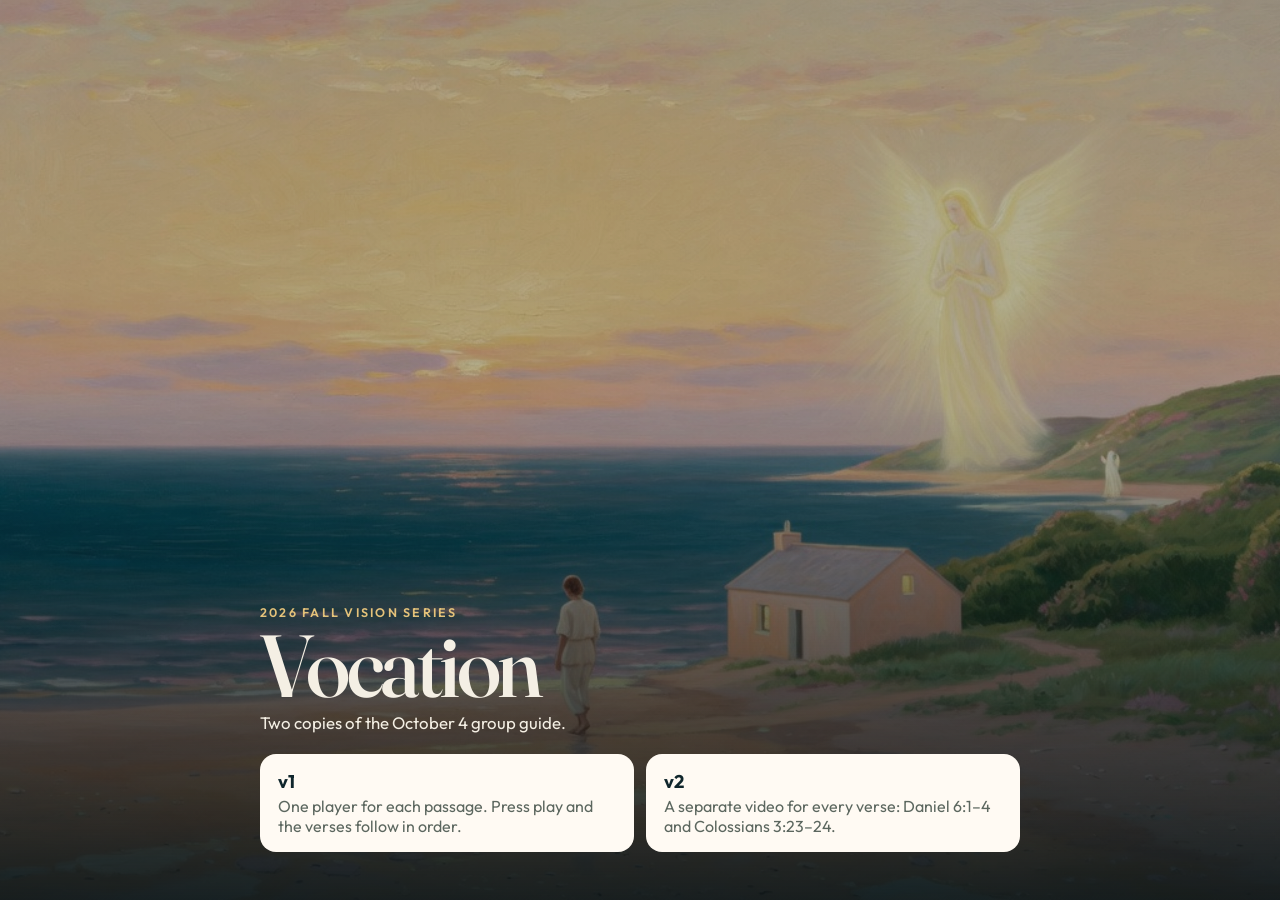
<file: index.html>
<!DOCTYPE html>
<html lang="en">
<head>
  <meta charset="utf-8">
  <meta name="viewport" content="width=device-width, initial-scale=1">
  <title>Vocation · Choose a version</title>
  <link rel="icon" href="data:image/svg+xml,%3Csvg xmlns='http://www.w3.org/2000/svg' viewBox='0 0 32 32'%3E%3Crect width='32' height='32' rx='6' fill='%2312343c'/%3E%3Cpath d='M8 15.5 16 8l8 7.5V24H8Z' fill='none' stroke='%23e4c27a' stroke-width='1.6'/%3E%3C/svg%3E">
  <link rel="preconnect" href="https://fonts.googleapis.com">
  <link rel="preconnect" href="https://fonts.gstatic.com" crossorigin>
  <link href="https://fonts.googleapis.com/css2?family=Fraunces:opsz,wght@9..144,520&family=Outfit:wght@400;600&display=swap" rel="stylesheet">
  <style>
    * { box-sizing: border-box; }
    body {
      margin: 0;
      min-height: 100vh;
      display: grid;
      align-items: end;
      color: #f4efe4;
      font-family: Outfit, "Segoe UI", sans-serif;
      background: #0c2228 url("media/hero.jpg") center 40% / cover no-repeat;
    }
    body::before {
      content: "";
      position: fixed;
      inset: 0;
      background: linear-gradient(to top, rgba(8, 20, 24, 0.92), rgba(8, 20, 24, 0.28) 55%);
    }
    main {
      position: relative;
      width: min(760px, calc(100% - 2rem));
      margin: 0 auto 3rem;
    }
    p { margin: 0; letter-spacing: 0.18em; text-transform: uppercase; font-size: 0.78rem; color: #e4c27a; font-weight: 600; }
    h1 {
      margin: 0.4rem 0 0.4rem;
      font-family: Fraunces, Georgia, serif;
      font-weight: 520;
      font-size: clamp(3.4rem, 8vw, 5.5rem);
      letter-spacing: -0.04em;
      line-height: 0.9;
    }
    .note { letter-spacing: 0; text-transform: none; font-size: 1.05rem; font-weight: 400; color: #f4efe4; margin: 0 0 1.3rem; }
    .choices { display: grid; gap: 0.8rem; }
    a {
      display: block;
      text-decoration: none;
      color: #10262c;
      background: #fffaf3;
      border-radius: 16px;
      padding: 1rem 1.1rem;
    }
    a strong { display: block; font-size: 1.15rem; }
    a span { display: block; margin-top: 0.2rem; color: #5c675f; }
    a:focus-visible { outline: 2px solid #e4c27a; outline-offset: 3px; }
    @media (min-width: 700px) {
      .choices { grid-template-columns: 1fr 1fr; }
    }
  </style>
</head>
<body>
  <main>
    <p>2026 Fall Vision Series</p>
    <h1>Vocation</h1>
    <p class="note">Two copies of the October 4 group guide.</p>
    <div class="choices">
      <a href="v1.html">
        <strong>v1</strong>
        <span>One player for each passage. Press play and the verses follow in order.</span>
      </a>
      <a href="v2.html">
        <strong>v2</strong>
        <span>A separate video for every verse: Daniel 6:1–4 and Colossians 3:23–24.</span>
      </a>
    </div>
  </main>
</body>
</html>
</file>
